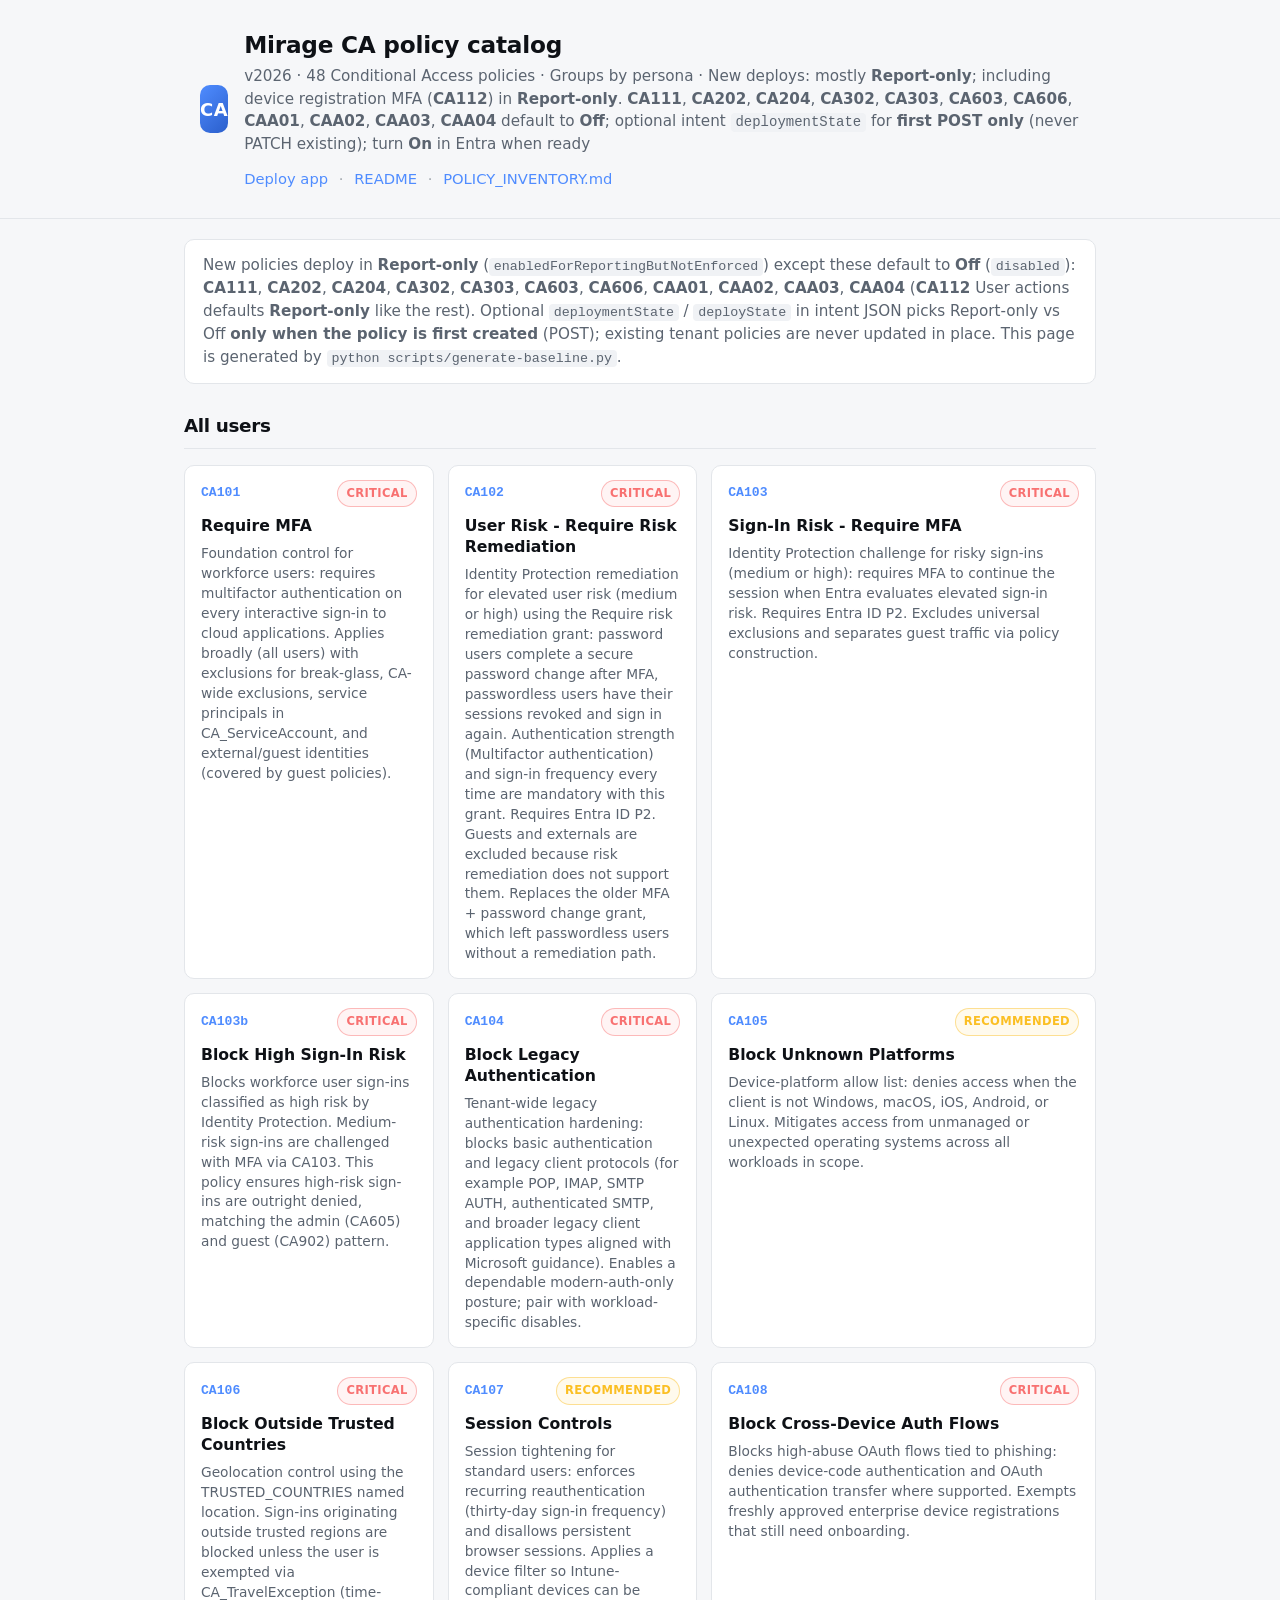
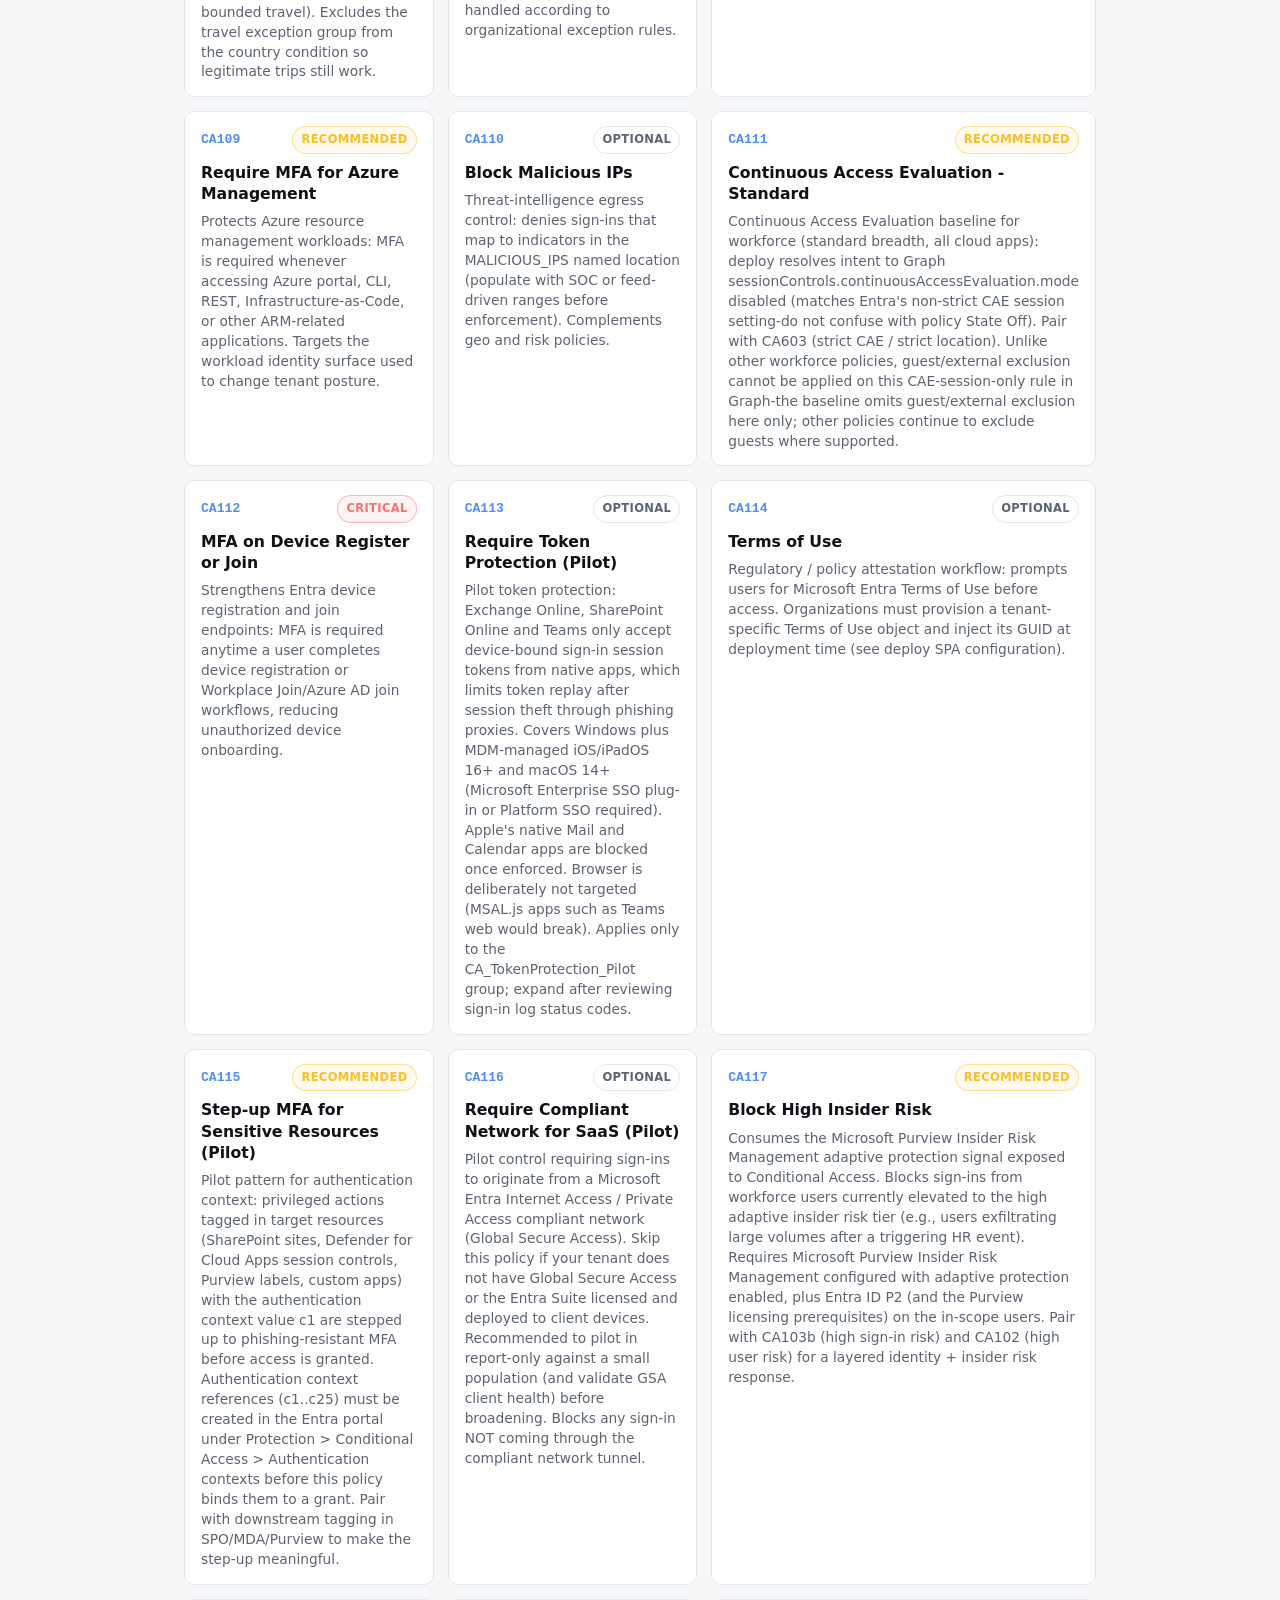
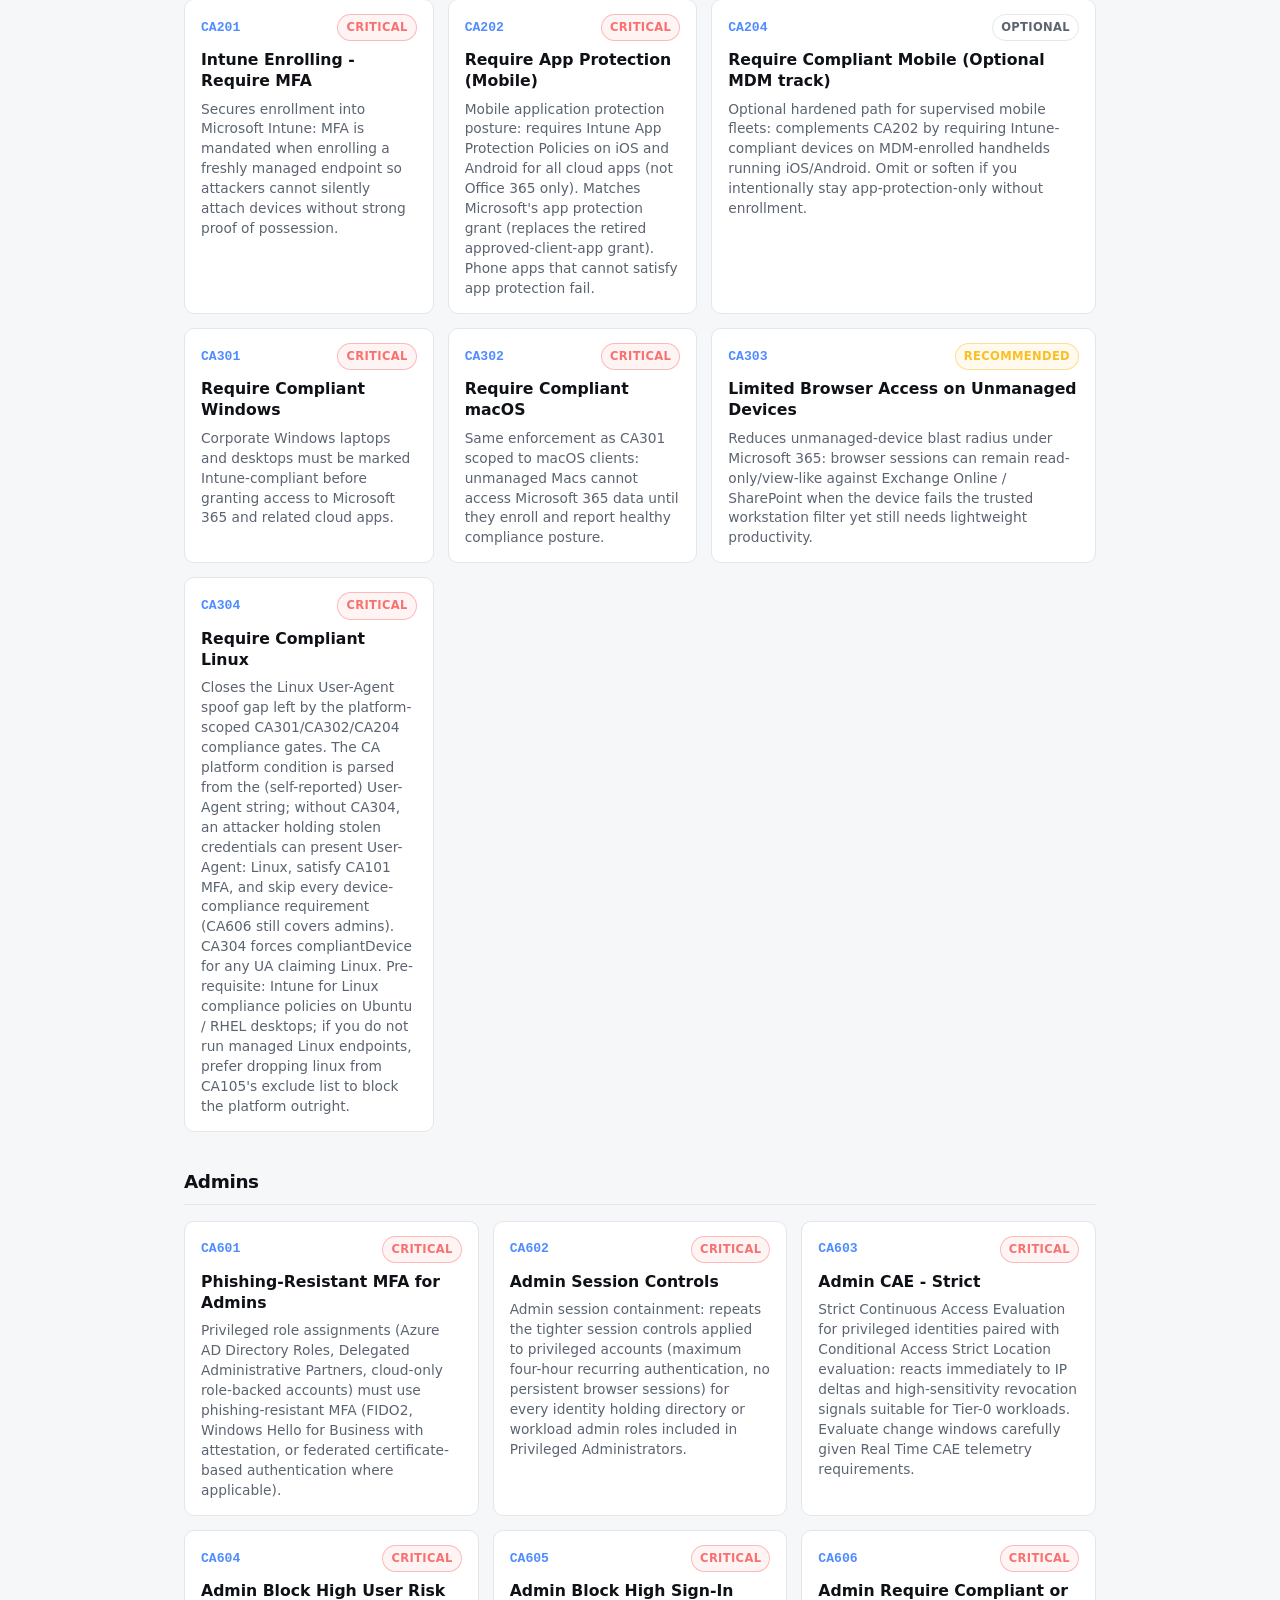
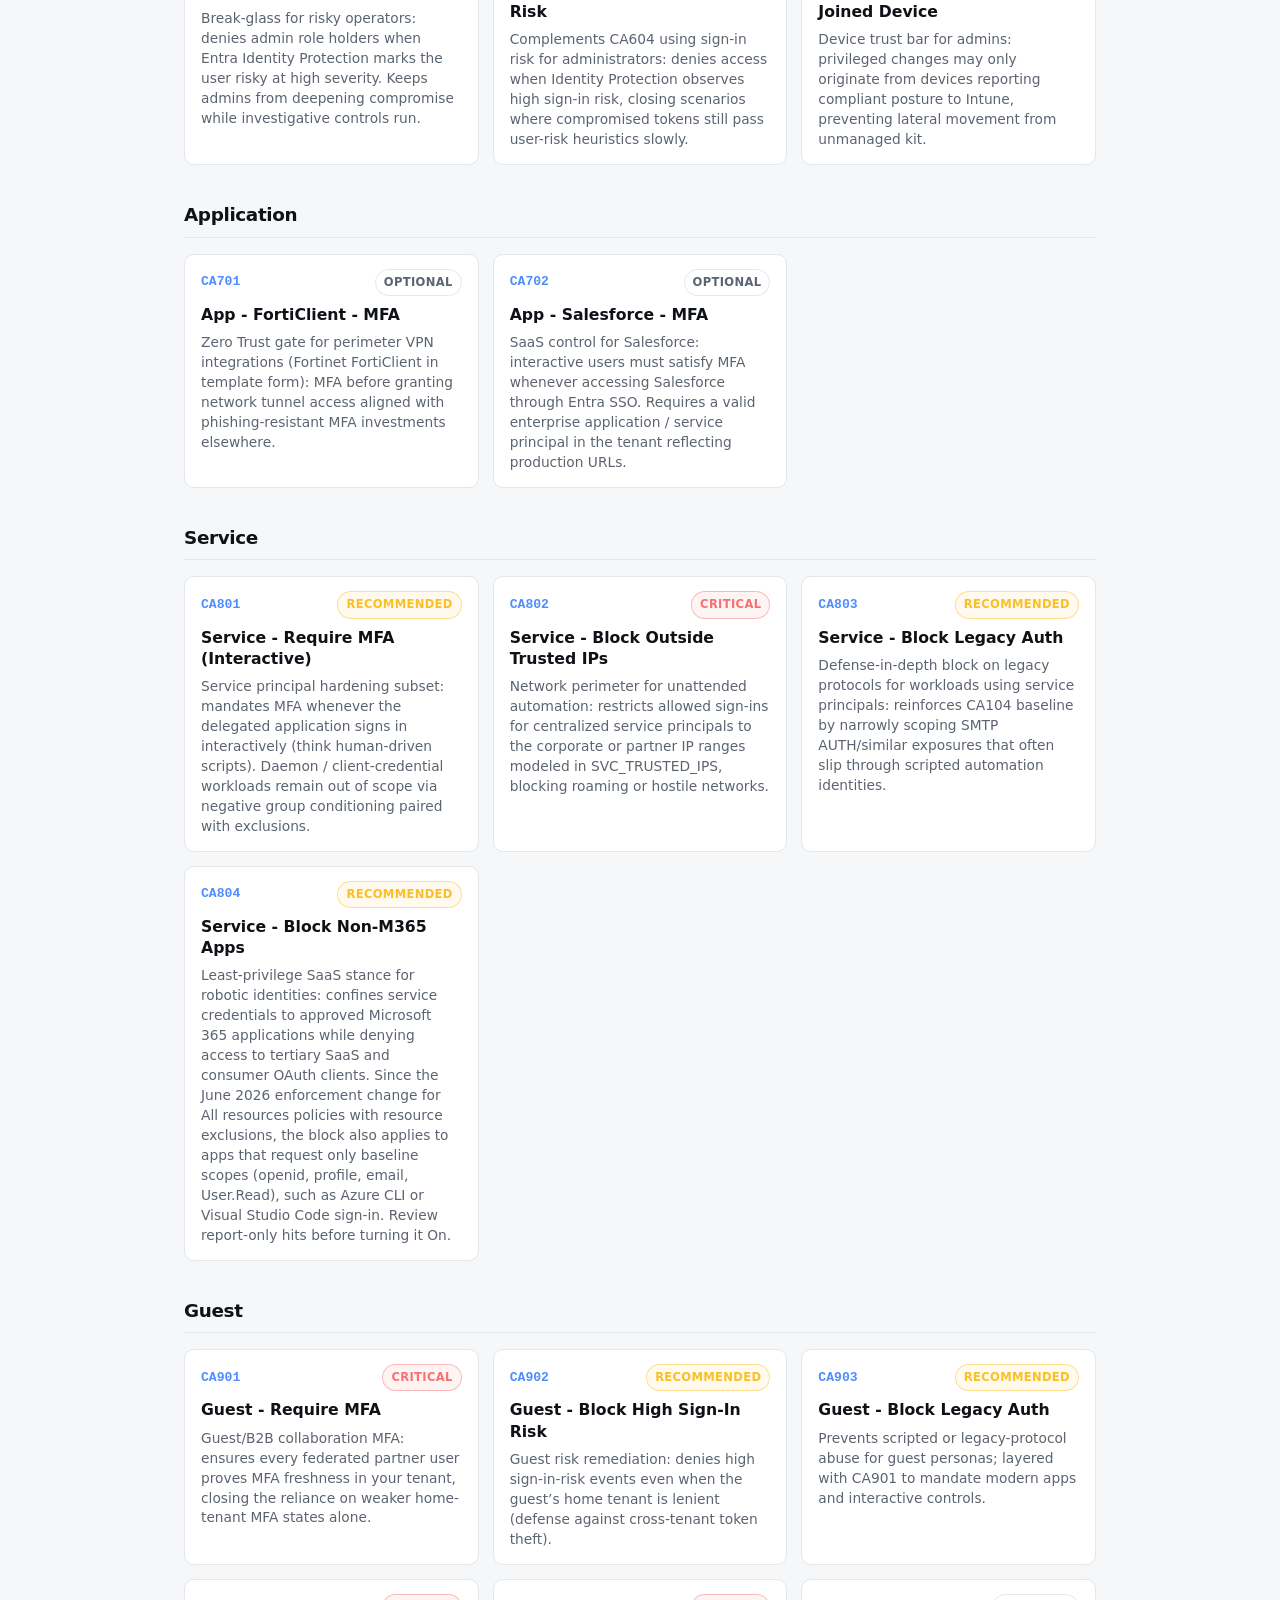
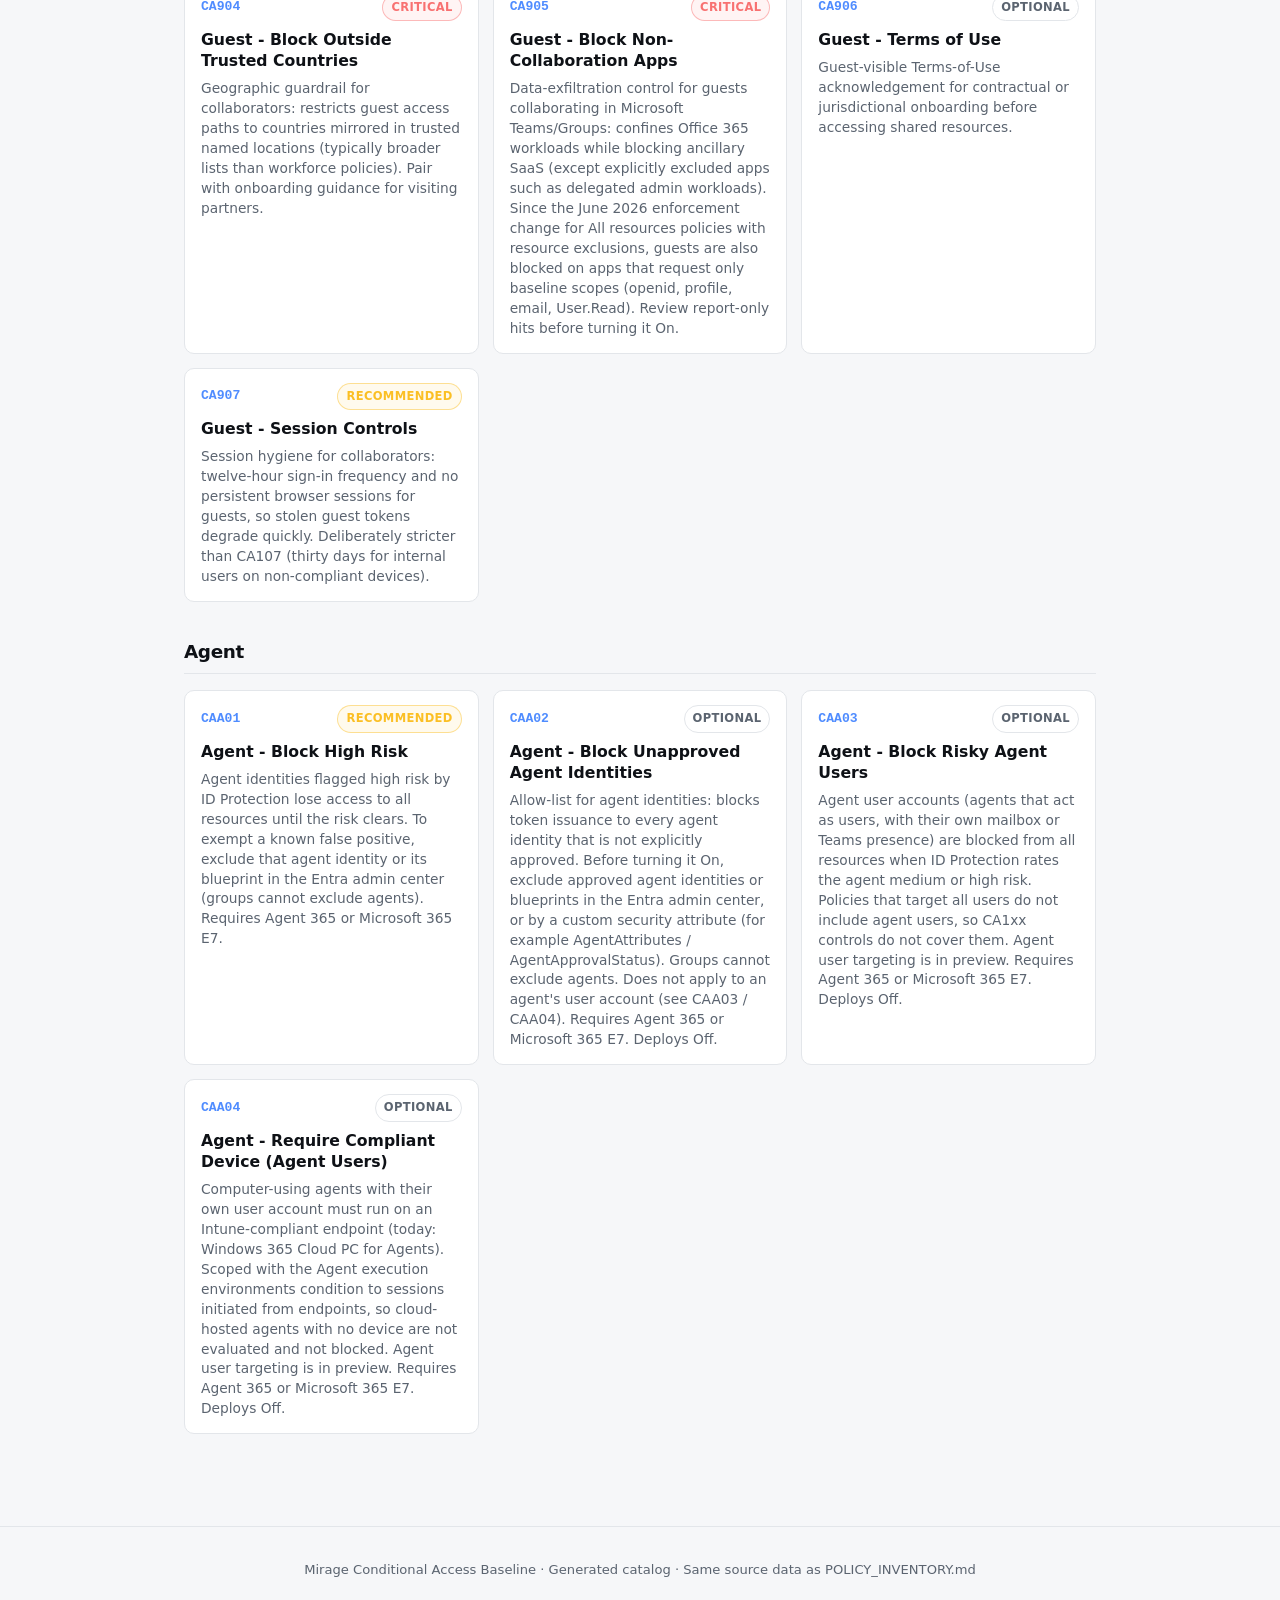
<file: docs/inventory.html>
<!doctype html>
<html lang="en">
<head>
  <meta charset="utf-8" />
  <meta name="viewport" content="width=device-width, initial-scale=1" />
  <!-- Static catalog only: no scripts. CSP only via meta on GitHub Pages (no custom headers). -->
  <meta
    http-equiv="Content-Security-Policy"
    content="default-src 'self'; base-uri 'self'; script-src 'none'; style-src 'self'; img-src 'self' data:; font-src 'self';"
  />
  <meta name="color-scheme" content="dark light" />
  <meta name="description" content="Mirage CA Baseline v2026 - full Conditional Access policy catalog with personas and criticality." />
  <title>Mirage CA policy catalog</title>
  <link rel="stylesheet" href="style.css" />
  <link rel="stylesheet" href="inventory.css" />
  <link rel="icon" href="data:image/svg+xml;utf8,&lt;svg xmlns='http://www.w3.org/2000/svg' viewBox='0 0 16 16'&gt;&lt;text y='14' font-size='14'&gt;CA&lt;/text&gt;&lt;/svg&gt;" />
</head>
<body>
  <a class="skip-link" href="#main-content">Skip to main content</a>
  <header class="masthead masthead--catalog">
    <div class="brand">
      <span class="logo" aria-hidden="true">CA</span>
      <div>
        <h1>Mirage CA policy catalog</h1>
        <p class="subtitle">v2026 · 48 Conditional Access policies · Groups by persona · New deploys: mostly <strong>Report-only</strong>; including device registration MFA (<strong>CA112</strong>) in <strong>Report-only</strong>. <strong>CA111</strong>, <strong>CA202</strong>, <strong>CA204</strong>, <strong>CA302</strong>, <strong>CA303</strong>, <strong>CA603</strong>, <strong>CA606</strong>, <strong>CAA01</strong>, <strong>CAA02</strong>, <strong>CAA03</strong>, <strong>CAA04</strong> default to <strong>Off</strong>; optional intent <code>deploymentState</code> for <strong>first POST only</strong> (never PATCH existing); turn <strong>On</strong> in Entra when ready</p>
        <p class="catalog-nav">
          <a href="index.html">Deploy app</a>
          <span aria-hidden="true">·</span>
          <a href="https://github.com/Teuftis/ConditionalAccessBaseline-Hardened#policy-catalog">README</a>
          <span aria-hidden="true">·</span>
          <a href="https://github.com/Teuftis/ConditionalAccessBaseline-Hardened/blob/main/POLICY_INVENTORY.md">POLICY_INVENTORY.md</a>
        </p>
      </div>
    </div>
  </header>
  <main id="main-content" class="catalog-main">
    <p class="catalog-lede">New policies deploy in <strong>Report-only</strong> (<code>enabledForReportingButNotEnforced</code>) except these default to <strong>Off</strong> (<code>disabled</code>): <strong>CA111</strong>, <strong>CA202</strong>, <strong>CA204</strong>, <strong>CA302</strong>, <strong>CA303</strong>, <strong>CA603</strong>, <strong>CA606</strong>, <strong>CAA01</strong>, <strong>CAA02</strong>, <strong>CAA03</strong>, <strong>CAA04</strong> (<strong>CA112</strong> User actions defaults <strong>Report-only</strong> like the rest). Optional <code>deploymentState</code> / <code>deployState</code> in intent JSON picks Report-only vs Off <strong>only when the policy is first created</strong> (POST); existing tenant policies are never updated in place. This page is generated by <code>python scripts/generate-baseline.py</code>.</p>
    <section class="persona-block"><h2 class="persona-heading">All users</h2><div class="policy-grid">
<article class="policy-card" id="CA101">
  <div class="policy-card__head">
    <span class="policy-id">CA101</span>
    <span class="pill pill--critical">Critical</span>
  </div>
  <h3 class="policy-title">Require MFA</h3>
  <p class="policy-desc">Foundation control for workforce users: requires multifactor authentication on every interactive sign-in to cloud applications. Applies broadly (all users) with exclusions for break-glass, CA-wide exclusions, service principals in CA_ServiceAccount, and external/guest identities (covered by guest policies).</p>
</article>
<article class="policy-card" id="CA102">
  <div class="policy-card__head">
    <span class="policy-id">CA102</span>
    <span class="pill pill--critical">Critical</span>
  </div>
  <h3 class="policy-title">User Risk - Require Risk Remediation</h3>
  <p class="policy-desc">Identity Protection remediation for elevated user risk (medium or high) using the Require risk remediation grant: password users complete a secure password change after MFA, passwordless users have their sessions revoked and sign in again. Authentication strength (Multifactor authentication) and sign-in frequency every time are mandatory with this grant. Requires Entra ID P2. Guests and externals are excluded because risk remediation does not support them. Replaces the older MFA + password change grant, which left passwordless users without a remediation path.</p>
</article>
<article class="policy-card" id="CA103">
  <div class="policy-card__head">
    <span class="policy-id">CA103</span>
    <span class="pill pill--critical">Critical</span>
  </div>
  <h3 class="policy-title">Sign-In Risk - Require MFA</h3>
  <p class="policy-desc">Identity Protection challenge for risky sign-ins (medium or high): requires MFA to continue the session when Entra evaluates elevated sign-in risk. Requires Entra ID P2. Excludes universal exclusions and separates guest traffic via policy construction.</p>
</article>
<article class="policy-card" id="CA103b">
  <div class="policy-card__head">
    <span class="policy-id">CA103b</span>
    <span class="pill pill--critical">Critical</span>
  </div>
  <h3 class="policy-title">Block High Sign-In Risk</h3>
  <p class="policy-desc">Blocks workforce user sign-ins classified as high risk by Identity Protection. Medium-risk sign-ins are challenged with MFA via CA103. This policy ensures high-risk sign-ins are outright denied, matching the admin (CA605) and guest (CA902) pattern.</p>
</article>
<article class="policy-card" id="CA104">
  <div class="policy-card__head">
    <span class="policy-id">CA104</span>
    <span class="pill pill--critical">Critical</span>
  </div>
  <h3 class="policy-title">Block Legacy Authentication</h3>
  <p class="policy-desc">Tenant-wide legacy authentication hardening: blocks basic authentication and legacy client protocols (for example POP, IMAP, SMTP AUTH, authenticated SMTP, and broader legacy client application types aligned with Microsoft guidance). Enables a dependable modern-auth-only posture; pair with workload-specific disables.</p>
</article>
<article class="policy-card" id="CA105">
  <div class="policy-card__head">
    <span class="policy-id">CA105</span>
    <span class="pill pill--recommended">Recommended</span>
  </div>
  <h3 class="policy-title">Block Unknown Platforms</h3>
  <p class="policy-desc">Device-platform allow list: denies access when the client is not Windows, macOS, iOS, Android, or Linux. Mitigates access from unmanaged or unexpected operating systems across all workloads in scope.</p>
</article>
<article class="policy-card" id="CA106">
  <div class="policy-card__head">
    <span class="policy-id">CA106</span>
    <span class="pill pill--critical">Critical</span>
  </div>
  <h3 class="policy-title">Block Outside Trusted Countries</h3>
  <p class="policy-desc">Geolocation control using the TRUSTED_COUNTRIES named location. Sign-ins originating outside trusted regions are blocked unless the user is exempted via CA_TravelException (time-bounded travel). Excludes the travel exception group from the country condition so legitimate trips still work.</p>
</article>
<article class="policy-card" id="CA107">
  <div class="policy-card__head">
    <span class="policy-id">CA107</span>
    <span class="pill pill--recommended">Recommended</span>
  </div>
  <h3 class="policy-title">Session Controls</h3>
  <p class="policy-desc">Session tightening for standard users: enforces recurring reauthentication (thirty-day sign-in frequency) and disallows persistent browser sessions. Applies a device filter so Intune-compliant devices can be handled according to organizational exception rules.</p>
</article>
<article class="policy-card" id="CA108">
  <div class="policy-card__head">
    <span class="policy-id">CA108</span>
    <span class="pill pill--critical">Critical</span>
  </div>
  <h3 class="policy-title">Block Cross-Device Auth Flows</h3>
  <p class="policy-desc">Blocks high-abuse OAuth flows tied to phishing: denies device-code authentication and OAuth authentication transfer where supported. Exempts freshly approved enterprise device registrations that still need onboarding.</p>
</article>
<article class="policy-card" id="CA109">
  <div class="policy-card__head">
    <span class="policy-id">CA109</span>
    <span class="pill pill--recommended">Recommended</span>
  </div>
  <h3 class="policy-title">Require MFA for Azure Management</h3>
  <p class="policy-desc">Protects Azure resource management workloads: MFA is required whenever accessing Azure portal, CLI, REST, Infrastructure-as-Code, or other ARM-related applications. Targets the workload identity surface used to change tenant posture.</p>
</article>
<article class="policy-card" id="CA110">
  <div class="policy-card__head">
    <span class="policy-id">CA110</span>
    <span class="pill pill--optional">Optional</span>
  </div>
  <h3 class="policy-title">Block Malicious IPs</h3>
  <p class="policy-desc">Threat-intelligence egress control: denies sign-ins that map to indicators in the MALICIOUS_IPS named location (populate with SOC or feed-driven ranges before enforcement). Complements geo and risk policies.</p>
</article>
<article class="policy-card" id="CA111">
  <div class="policy-card__head">
    <span class="policy-id">CA111</span>
    <span class="pill pill--recommended">Recommended</span>
  </div>
  <h3 class="policy-title">Continuous Access Evaluation - Standard</h3>
  <p class="policy-desc">Continuous Access Evaluation baseline for workforce (standard breadth, all cloud apps): deploy resolves intent to Graph sessionControls.continuousAccessEvaluation.mode disabled (matches Entra&#x27;s non-strict CAE session setting-do not confuse with policy State Off). Pair with CA603 (strict CAE / strict location). Unlike other workforce policies, guest/external exclusion cannot be applied on this CAE-session-only rule in Graph-the baseline omits guest/external exclusion here only; other policies continue to exclude guests where supported.</p>
</article>
<article class="policy-card" id="CA112">
  <div class="policy-card__head">
    <span class="policy-id">CA112</span>
    <span class="pill pill--critical">Critical</span>
  </div>
  <h3 class="policy-title">MFA on Device Register or Join</h3>
  <p class="policy-desc">Strengthens Entra device registration and join endpoints: MFA is required anytime a user completes device registration or Workplace Join/Azure AD join workflows, reducing unauthorized device onboarding.</p>
</article>
<article class="policy-card" id="CA113">
  <div class="policy-card__head">
    <span class="policy-id">CA113</span>
    <span class="pill pill--optional">Optional</span>
  </div>
  <h3 class="policy-title">Require Token Protection (Pilot)</h3>
  <p class="policy-desc">Pilot token protection: Exchange Online, SharePoint Online and Teams only accept device-bound sign-in session tokens from native apps, which limits token replay after session theft through phishing proxies. Covers Windows plus MDM-managed iOS/iPadOS 16+ and macOS 14+ (Microsoft Enterprise SSO plug-in or Platform SSO required). Apple&#x27;s native Mail and Calendar apps are blocked once enforced. Browser is deliberately not targeted (MSAL.js apps such as Teams web would break). Applies only to the CA_TokenProtection_Pilot group; expand after reviewing sign-in log status codes.</p>
</article>
<article class="policy-card" id="CA114">
  <div class="policy-card__head">
    <span class="policy-id">CA114</span>
    <span class="pill pill--optional">Optional</span>
  </div>
  <h3 class="policy-title">Terms of Use</h3>
  <p class="policy-desc">Regulatory / policy attestation workflow: prompts users for Microsoft Entra Terms of Use before access. Organizations must provision a tenant-specific Terms of Use object and inject its GUID at deployment time (see deploy SPA configuration).</p>
</article>
<article class="policy-card" id="CA115">
  <div class="policy-card__head">
    <span class="policy-id">CA115</span>
    <span class="pill pill--recommended">Recommended</span>
  </div>
  <h3 class="policy-title">Step-up MFA for Sensitive Resources (Pilot)</h3>
  <p class="policy-desc">Pilot pattern for authentication context: privileged actions tagged in target resources (SharePoint sites, Defender for Cloud Apps session controls, Purview labels, custom apps) with the authentication context value c1 are stepped up to phishing-resistant MFA before access is granted. Authentication context references (c1..c25) must be created in the Entra portal under Protection &gt; Conditional Access &gt; Authentication contexts before this policy binds them to a grant. Pair with downstream tagging in SPO/MDA/Purview to make the step-up meaningful.</p>
</article>
<article class="policy-card" id="CA116">
  <div class="policy-card__head">
    <span class="policy-id">CA116</span>
    <span class="pill pill--optional">Optional</span>
  </div>
  <h3 class="policy-title">Require Compliant Network for SaaS (Pilot)</h3>
  <p class="policy-desc">Pilot control requiring sign-ins to originate from a Microsoft Entra Internet Access / Private Access compliant network (Global Secure Access). Skip this policy if your tenant does not have Global Secure Access or the Entra Suite licensed and deployed to client devices. Recommended to pilot in report-only against a small population (and validate GSA client health) before broadening. Blocks any sign-in NOT coming through the compliant network tunnel.</p>
</article>
<article class="policy-card" id="CA117">
  <div class="policy-card__head">
    <span class="policy-id">CA117</span>
    <span class="pill pill--recommended">Recommended</span>
  </div>
  <h3 class="policy-title">Block High Insider Risk</h3>
  <p class="policy-desc">Consumes the Microsoft Purview Insider Risk Management adaptive protection signal exposed to Conditional Access. Blocks sign-ins from workforce users currently elevated to the high adaptive insider risk tier (e.g., users exfiltrating large volumes after a triggering HR event). Requires Microsoft Purview Insider Risk Management configured with adaptive protection enabled, plus Entra ID P2 (and the Purview licensing prerequisites) on the in-scope users. Pair with CA103b (high sign-in risk) and CA102 (high user risk) for a layered identity + insider risk response.</p>
</article>
<article class="policy-card" id="CA201">
  <div class="policy-card__head">
    <span class="policy-id">CA201</span>
    <span class="pill pill--critical">Critical</span>
  </div>
  <h3 class="policy-title">Intune Enrolling - Require MFA</h3>
  <p class="policy-desc">Secures enrollment into Microsoft Intune: MFA is mandated when enrolling a freshly managed endpoint so attackers cannot silently attach devices without strong proof of possession.</p>
</article>
<article class="policy-card" id="CA202">
  <div class="policy-card__head">
    <span class="policy-id">CA202</span>
    <span class="pill pill--critical">Critical</span>
  </div>
  <h3 class="policy-title">Require App Protection (Mobile)</h3>
  <p class="policy-desc">Mobile application protection posture: requires Intune App Protection Policies on iOS and Android for all cloud apps (not Office 365 only). Matches Microsoft&#x27;s app protection grant (replaces the retired approved-client-app grant). Phone apps that cannot satisfy app protection fail.</p>
</article>
<article class="policy-card" id="CA204">
  <div class="policy-card__head">
    <span class="policy-id">CA204</span>
    <span class="pill pill--optional">Optional</span>
  </div>
  <h3 class="policy-title">Require Compliant Mobile (Optional MDM track)</h3>
  <p class="policy-desc">Optional hardened path for supervised mobile fleets: complements CA202 by requiring Intune-compliant devices on MDM-enrolled handhelds running iOS/Android. Omit or soften if you intentionally stay app-protection-only without enrollment.</p>
</article>
<article class="policy-card" id="CA301">
  <div class="policy-card__head">
    <span class="policy-id">CA301</span>
    <span class="pill pill--critical">Critical</span>
  </div>
  <h3 class="policy-title">Require Compliant Windows</h3>
  <p class="policy-desc">Corporate Windows laptops and desktops must be marked Intune-compliant before granting access to Microsoft 365 and related cloud apps.</p>
</article>
<article class="policy-card" id="CA302">
  <div class="policy-card__head">
    <span class="policy-id">CA302</span>
    <span class="pill pill--critical">Critical</span>
  </div>
  <h3 class="policy-title">Require Compliant macOS</h3>
  <p class="policy-desc">Same enforcement as CA301 scoped to macOS clients: unmanaged Macs cannot access Microsoft 365 data until they enroll and report healthy compliance posture.</p>
</article>
<article class="policy-card" id="CA303">
  <div class="policy-card__head">
    <span class="policy-id">CA303</span>
    <span class="pill pill--recommended">Recommended</span>
  </div>
  <h3 class="policy-title">Limited Browser Access on Unmanaged Devices</h3>
  <p class="policy-desc">Reduces unmanaged-device blast radius under Microsoft 365: browser sessions can remain read-only/view-like against Exchange Online / SharePoint when the device fails the trusted workstation filter yet still needs lightweight productivity.</p>
</article>
<article class="policy-card" id="CA304">
  <div class="policy-card__head">
    <span class="policy-id">CA304</span>
    <span class="pill pill--critical">Critical</span>
  </div>
  <h3 class="policy-title">Require Compliant Linux</h3>
  <p class="policy-desc">Closes the Linux User-Agent spoof gap left by the platform-scoped CA301/CA302/CA204 compliance gates. The CA platform condition is parsed from the (self-reported) User-Agent string; without CA304, an attacker holding stolen credentials can present User-Agent: Linux, satisfy CA101 MFA, and skip every device-compliance requirement (CA606 still covers admins). CA304 forces compliantDevice for any UA claiming Linux. Pre-requisite: Intune for Linux compliance policies on Ubuntu / RHEL desktops; if you do not run managed Linux endpoints, prefer dropping linux from CA105&#x27;s exclude list to block the platform outright.</p>
</article>
</div></section>
<section class="persona-block"><h2 class="persona-heading">Admins</h2><div class="policy-grid">
<article class="policy-card" id="CA601">
  <div class="policy-card__head">
    <span class="policy-id">CA601</span>
    <span class="pill pill--critical">Critical</span>
  </div>
  <h3 class="policy-title">Phishing-Resistant MFA for Admins</h3>
  <p class="policy-desc">Privileged role assignments (Azure AD Directory Roles, Delegated Administrative Partners, cloud-only role-backed accounts) must use phishing-resistant MFA (FIDO2, Windows Hello for Business with attestation, or federated certificate-based authentication where applicable).</p>
</article>
<article class="policy-card" id="CA602">
  <div class="policy-card__head">
    <span class="policy-id">CA602</span>
    <span class="pill pill--critical">Critical</span>
  </div>
  <h3 class="policy-title">Admin Session Controls</h3>
  <p class="policy-desc">Admin session containment: repeats the tighter session controls applied to privileged accounts (maximum four-hour recurring authentication, no persistent browser sessions) for every identity holding directory or workload admin roles included in Privileged Administrators.</p>
</article>
<article class="policy-card" id="CA603">
  <div class="policy-card__head">
    <span class="policy-id">CA603</span>
    <span class="pill pill--critical">Critical</span>
  </div>
  <h3 class="policy-title">Admin CAE - Strict</h3>
  <p class="policy-desc">Strict Continuous Access Evaluation for privileged identities paired with Conditional Access Strict Location evaluation: reacts immediately to IP deltas and high-sensitivity revocation signals suitable for Tier-0 workloads. Evaluate change windows carefully given Real Time CAE telemetry requirements.</p>
</article>
<article class="policy-card" id="CA604">
  <div class="policy-card__head">
    <span class="policy-id">CA604</span>
    <span class="pill pill--critical">Critical</span>
  </div>
  <h3 class="policy-title">Admin Block High User Risk</h3>
  <p class="policy-desc">Break-glass for risky operators: denies admin role holders when Entra Identity Protection marks the user risky at high severity. Keeps admins from deepening compromise while investigative controls run.</p>
</article>
<article class="policy-card" id="CA605">
  <div class="policy-card__head">
    <span class="policy-id">CA605</span>
    <span class="pill pill--critical">Critical</span>
  </div>
  <h3 class="policy-title">Admin Block High Sign-In Risk</h3>
  <p class="policy-desc">Complements CA604 using sign-in risk for administrators: denies access when Identity Protection observes high sign-in risk, closing scenarios where compromised tokens still pass user-risk heuristics slowly.</p>
</article>
<article class="policy-card" id="CA606">
  <div class="policy-card__head">
    <span class="policy-id">CA606</span>
    <span class="pill pill--critical">Critical</span>
  </div>
  <h3 class="policy-title">Admin Require Compliant or Joined Device</h3>
  <p class="policy-desc">Device trust bar for admins: privileged changes may only originate from devices reporting compliant posture to Intune, preventing lateral movement from unmanaged kit.</p>
</article>
</div></section>
<section class="persona-block"><h2 class="persona-heading">Application</h2><div class="policy-grid">
<article class="policy-card" id="CA701">
  <div class="policy-card__head">
    <span class="policy-id">CA701</span>
    <span class="pill pill--optional">Optional</span>
  </div>
  <h3 class="policy-title">App - FortiClient - MFA</h3>
  <p class="policy-desc">Zero Trust gate for perimeter VPN integrations (Fortinet FortiClient in template form): MFA before granting network tunnel access aligned with phishing-resistant MFA investments elsewhere.</p>
</article>
<article class="policy-card" id="CA702">
  <div class="policy-card__head">
    <span class="policy-id">CA702</span>
    <span class="pill pill--optional">Optional</span>
  </div>
  <h3 class="policy-title">App - Salesforce - MFA</h3>
  <p class="policy-desc">SaaS control for Salesforce: interactive users must satisfy MFA whenever accessing Salesforce through Entra  SSO. Requires a valid enterprise application / service principal in the tenant reflecting production URLs.</p>
</article>
</div></section>
<section class="persona-block"><h2 class="persona-heading">Service</h2><div class="policy-grid">
<article class="policy-card" id="CA801">
  <div class="policy-card__head">
    <span class="policy-id">CA801</span>
    <span class="pill pill--recommended">Recommended</span>
  </div>
  <h3 class="policy-title">Service - Require MFA (Interactive)</h3>
  <p class="policy-desc">Service principal hardening subset: mandates MFA whenever the delegated application signs in interactively (think human-driven scripts). Daemon / client-credential workloads remain out of scope via negative group conditioning paired with exclusions.</p>
</article>
<article class="policy-card" id="CA802">
  <div class="policy-card__head">
    <span class="policy-id">CA802</span>
    <span class="pill pill--critical">Critical</span>
  </div>
  <h3 class="policy-title">Service - Block Outside Trusted IPs</h3>
  <p class="policy-desc">Network perimeter for unattended automation: restricts allowed sign-ins for centralized service principals to the corporate or partner IP ranges modeled in SVC_TRUSTED_IPS, blocking roaming or hostile networks.</p>
</article>
<article class="policy-card" id="CA803">
  <div class="policy-card__head">
    <span class="policy-id">CA803</span>
    <span class="pill pill--recommended">Recommended</span>
  </div>
  <h3 class="policy-title">Service - Block Legacy Auth</h3>
  <p class="policy-desc">Defense-in-depth block on legacy protocols for workloads using service principals: reinforces CA104 baseline by narrowly scoping SMTP AUTH/similar exposures that often slip through scripted automation identities.</p>
</article>
<article class="policy-card" id="CA804">
  <div class="policy-card__head">
    <span class="policy-id">CA804</span>
    <span class="pill pill--recommended">Recommended</span>
  </div>
  <h3 class="policy-title">Service - Block Non-M365 Apps</h3>
  <p class="policy-desc">Least-privilege SaaS stance for robotic identities: confines service credentials to approved Microsoft 365 applications while denying access to tertiary SaaS and consumer OAuth clients. Since the June 2026 enforcement change for All resources policies with resource exclusions, the block also applies to apps that request only baseline scopes (openid, profile, email, User.Read), such as Azure CLI or Visual Studio Code sign-in. Review report-only hits before turning it On.</p>
</article>
</div></section>
<section class="persona-block"><h2 class="persona-heading">Guest</h2><div class="policy-grid">
<article class="policy-card" id="CA901">
  <div class="policy-card__head">
    <span class="policy-id">CA901</span>
    <span class="pill pill--critical">Critical</span>
  </div>
  <h3 class="policy-title">Guest - Require MFA</h3>
  <p class="policy-desc">Guest/B2B collaboration MFA: ensures every federated partner user proves MFA freshness in your tenant, closing the reliance on weaker home-tenant MFA states alone.</p>
</article>
<article class="policy-card" id="CA902">
  <div class="policy-card__head">
    <span class="policy-id">CA902</span>
    <span class="pill pill--recommended">Recommended</span>
  </div>
  <h3 class="policy-title">Guest - Block High Sign-In Risk</h3>
  <p class="policy-desc">Guest risk remediation: denies high sign-in-risk events even when the guest’s home tenant is lenient (defense against cross-tenant token theft).</p>
</article>
<article class="policy-card" id="CA903">
  <div class="policy-card__head">
    <span class="policy-id">CA903</span>
    <span class="pill pill--recommended">Recommended</span>
  </div>
  <h3 class="policy-title">Guest - Block Legacy Auth</h3>
  <p class="policy-desc">Prevents scripted or legacy-protocol abuse for guest personas; layered with CA901 to mandate modern apps and interactive controls.</p>
</article>
<article class="policy-card" id="CA904">
  <div class="policy-card__head">
    <span class="policy-id">CA904</span>
    <span class="pill pill--critical">Critical</span>
  </div>
  <h3 class="policy-title">Guest - Block Outside Trusted Countries</h3>
  <p class="policy-desc">Geographic guardrail for collaborators: restricts guest access paths to countries mirrored in trusted named locations (typically broader lists than workforce policies). Pair with onboarding guidance for visiting partners.</p>
</article>
<article class="policy-card" id="CA905">
  <div class="policy-card__head">
    <span class="policy-id">CA905</span>
    <span class="pill pill--critical">Critical</span>
  </div>
  <h3 class="policy-title">Guest - Block Non-Collaboration Apps</h3>
  <p class="policy-desc">Data-exfiltration control for guests collaborating in Microsoft Teams/Groups: confines Office 365 workloads while blocking ancillary SaaS (except explicitly excluded apps such as delegated admin workloads). Since the June 2026 enforcement change for All resources policies with resource exclusions, guests are also blocked on apps that request only baseline scopes (openid, profile, email, User.Read). Review report-only hits before turning it On.</p>
</article>
<article class="policy-card" id="CA906">
  <div class="policy-card__head">
    <span class="policy-id">CA906</span>
    <span class="pill pill--optional">Optional</span>
  </div>
  <h3 class="policy-title">Guest - Terms of Use</h3>
  <p class="policy-desc">Guest-visible Terms-of-Use acknowledgement for contractual or jurisdictional onboarding before accessing shared resources.</p>
</article>
<article class="policy-card" id="CA907">
  <div class="policy-card__head">
    <span class="policy-id">CA907</span>
    <span class="pill pill--recommended">Recommended</span>
  </div>
  <h3 class="policy-title">Guest - Session Controls</h3>
  <p class="policy-desc">Session hygiene for collaborators: twelve-hour sign-in frequency and no persistent browser sessions for guests, so stolen guest tokens degrade quickly. Deliberately stricter than CA107 (thirty days for internal users on non-compliant devices).</p>
</article>
</div></section>
<section class="persona-block"><h2 class="persona-heading">Agent</h2><div class="policy-grid">
<article class="policy-card" id="CAA01">
  <div class="policy-card__head">
    <span class="policy-id">CAA01</span>
    <span class="pill pill--recommended">Recommended</span>
  </div>
  <h3 class="policy-title">Agent - Block High Risk</h3>
  <p class="policy-desc">Agent identities flagged high risk by ID Protection lose access to all resources until the risk clears. To exempt a known false positive, exclude that agent identity or its blueprint in the Entra admin center (groups cannot exclude agents). Requires Agent 365 or Microsoft 365 E7.</p>
</article>
<article class="policy-card" id="CAA02">
  <div class="policy-card__head">
    <span class="policy-id">CAA02</span>
    <span class="pill pill--optional">Optional</span>
  </div>
  <h3 class="policy-title">Agent - Block Unapproved Agent Identities</h3>
  <p class="policy-desc">Allow-list for agent identities: blocks token issuance to every agent identity that is not explicitly approved. Before turning it On, exclude approved agent identities or blueprints in the Entra admin center, or by a custom security attribute (for example AgentAttributes / AgentApprovalStatus). Groups cannot exclude agents. Does not apply to an agent&#x27;s user account (see CAA03 / CAA04). Requires Agent 365 or Microsoft 365 E7. Deploys Off.</p>
</article>
<article class="policy-card" id="CAA03">
  <div class="policy-card__head">
    <span class="policy-id">CAA03</span>
    <span class="pill pill--optional">Optional</span>
  </div>
  <h3 class="policy-title">Agent - Block Risky Agent Users</h3>
  <p class="policy-desc">Agent user accounts (agents that act as users, with their own mailbox or Teams presence) are blocked from all resources when ID Protection rates the agent medium or high risk. Policies that target all users do not include agent users, so CA1xx controls do not cover them. Agent user targeting is in preview. Requires Agent 365 or Microsoft 365 E7. Deploys Off.</p>
</article>
<article class="policy-card" id="CAA04">
  <div class="policy-card__head">
    <span class="policy-id">CAA04</span>
    <span class="pill pill--optional">Optional</span>
  </div>
  <h3 class="policy-title">Agent - Require Compliant Device (Agent Users)</h3>
  <p class="policy-desc">Computer-using agents with their own user account must run on an Intune-compliant endpoint (today: Windows 365 Cloud PC for Agents). Scoped with the Agent execution environments condition to sessions initiated from endpoints, so cloud-hosted agents with no device are not evaluated and not blocked. Agent user targeting is in preview. Requires Agent 365 or Microsoft 365 E7. Deploys Off.</p>
</article>
</div></section>
  </main>
  <footer class="catalog-footer">
    <p>Mirage Conditional Access Baseline · Generated catalog · Same source data as POLICY_INVENTORY.md</p>
  </footer>
</body>
</html>
</file>
<file: docs/style.css>
:root {
  color-scheme: dark light;
  --bg: #0b0d10;
  --panel: #14181d;
  --panel-border: #232a32;
  --text: #e7ecf1;
  --muted: #97a2ad;
  --accent: #4f8cff;
  --accent-hover: #6ea2ff;
  --ok: #4ade80;
  --warn: #fbbf24;
  --error: #f87171;
  --code-bg: #0f141a;
  --radius: 10px;
  --font: ui-sans-serif, system-ui, -apple-system, "Segoe UI", Roboto, sans-serif;
  --mono: ui-monospace, SFMono-Regular, Menlo, Consolas, monospace;
}

@media (prefers-color-scheme: light) {
  :root {
    --bg: #f6f7f9;
    --panel: #ffffff;
    --panel-border: #e3e6ea;
    --text: #0e1116;
    --muted: #5b6470;
    --code-bg: #f0f2f5;
  }
}

* { box-sizing: border-box; }

html, body {
  margin: 0;
  padding: 0;
  background: var(--bg);
  color: var(--text);
  font-family: var(--font);
  line-height: 1.5;
}

a { color: var(--accent); text-decoration: none; }
a:hover { color: var(--accent-hover); text-decoration: underline; }

.skip-link {
  position: absolute;
  left: -9999px;
  z-index: 100;
  padding: 12px 16px;
  background: var(--panel);
  border: 1px solid var(--accent);
  border-radius: var(--radius);
  color: var(--text);
  font-weight: 600;
  font-size: 0.95rem;
}

.skip-link:focus,
.skip-link:focus-visible {
  left: 16px;
  top: 16px;
  outline: none;
}

a:focus-visible,
button:focus-visible,
input:focus-visible {
  outline: 2px solid var(--accent);
  outline-offset: 2px;
}

button:focus:not(:focus-visible) {
  outline: none;
}

code {
  font-family: var(--mono);
  font-size: 0.92em;
  background: var(--code-bg);
  padding: 0.1em 0.35em;
  border-radius: 4px;
}

main {
  max-width: 880px;
  margin: 0 auto;
  padding: 0 24px 64px;
}

main > section.panel {
  margin-bottom: 28px;
}

main > section.panel[id^="step-"],
main > section.panel#policy-catalog {
  scroll-margin-top: 72px;
}

.policy-table-wrap {
  margin-top: 12px;
  border: 1px solid var(--panel-border);
  border-radius: 8px;
  overflow-x: auto;
  -webkit-overflow-scrolling: touch;
}

.policy-table {
  width: 100%;
  border-collapse: collapse;
  font-size: 0.92rem;
}

.policy-table thead th {
  text-align: left;
  background: var(--code-bg);
  color: var(--muted);
  font-weight: 600;
  font-size: 0.78rem;
  letter-spacing: 0.04em;
  text-transform: uppercase;
  padding: 8px 12px;
  border-bottom: 1px solid var(--panel-border);
  position: sticky;
  top: 0;
}

.policy-table tbody th,
.policy-table tbody td {
  padding: 7px 12px;
  border-bottom: 1px solid var(--panel-border);
  vertical-align: top;
  text-align: left;
}

.policy-table tbody tr:last-child th,
.policy-table tbody tr:last-child td {
  border-bottom: none;
}

.policy-table tbody tr:nth-child(odd) {
  background: rgba(127, 127, 127, 0.04);
}

.policy-table tbody th {
  font-weight: 600;
  font-family: var(--mono);
  font-size: 0.85rem;
  white-space: nowrap;
}

.policy-pill {
  display: inline-block;
  padding: 1px 8px;
  border-radius: 999px;
  font-size: 0.78rem;
  font-weight: 600;
  border: 1px solid var(--panel-border);
  color: var(--muted);
  white-space: nowrap;
}

.policy-pill--critical {
  border-color: rgba(248, 113, 113, 0.5);
  color: var(--error);
  background: rgba(248, 113, 113, 0.08);
}

.policy-pill--recommended {
  border-color: rgba(79, 140, 255, 0.5);
  color: var(--accent);
  background: rgba(79, 140, 255, 0.08);
}

.policy-pill--optional {
  border-color: rgba(151, 162, 173, 0.5);
  color: var(--muted);
  background: rgba(151, 162, 173, 0.08);
}

.step-rail {
  display: flex;
  gap: 6px;
  margin: 0 0 22px;
  padding: 6px;
  background: var(--panel);
  border: 1px solid var(--panel-border);
  border-radius: var(--radius);
  overflow-x: auto;
  -webkit-overflow-scrolling: touch;
}

.step-rail a {
  flex: 1 1 0;
  display: inline-flex;
  align-items: center;
  justify-content: center;
  gap: 8px;
  min-height: 36px;
  padding: 6px 12px;
  border-radius: 8px;
  color: var(--muted);
  text-decoration: none;
  white-space: nowrap;
  transition: background 0.15s, color 0.15s;
}

.step-rail a:hover,
.step-rail a:focus-visible {
  color: var(--text);
  background: rgba(79, 140, 255, 0.1);
  text-decoration: none;
}

.step-rail .num {
  display: inline-flex;
  align-items: center;
  justify-content: center;
  width: 22px;
  height: 22px;
  border-radius: 50%;
  background: rgba(79, 140, 255, 0.18);
  color: var(--accent);
  font-weight: 700;
  font-size: 0.78rem;
}

.step-rail .lbl {
  font-size: 0.92rem;
  font-weight: 500;
}

@media (max-width: 720px) {
  .step-rail {
    position: sticky;
    top: 0;
    z-index: 10;
    background: var(--panel);
    box-shadow: 0 6px 12px -8px rgba(0, 0, 0, 0.45);
  }
}

@media (prefers-reduced-motion: reduce) {
  .step-rail a {
    transition: none;
  }
}

.section-intro {
  margin: 0 0 12px;
  color: var(--muted);
  font-size: 0.95rem;
}

.panel.after-deploy {
  border-color: rgba(79, 140, 255, 0.35);
}

.bullets.compact li {
  margin: 6px 0;
}

.masthead {
  border-bottom: 1px solid var(--panel-border);
  padding: 28px 24px;
  margin-bottom: 28px;
}

.brand {
  display: flex;
  gap: 16px;
  align-items: center;
  max-width: 880px;
  margin: 0 auto;
}

.logo {
  display: inline-flex;
  align-items: center;
  justify-content: center;
  width: 48px;
  height: 48px;
  border-radius: var(--radius);
  background: linear-gradient(135deg, var(--accent), #2b5fcc);
  color: white;
  font-weight: 700;
  font-size: 18px;
  letter-spacing: 0.5px;
}

h1 {
  margin: 0;
  font-size: 1.45rem;
  letter-spacing: -0.01em;
}

.subtitle {
  margin: 2px 0 0;
  color: var(--muted);
  font-size: 0.95rem;
}

.masthead .catalog-nav {
  margin: 12px 0 0;
  font-size: 0.92rem;
  color: var(--muted);
}

.masthead .catalog-nav span[aria-hidden="true"] {
  margin: 0 6px;
  opacity: 0.55;
}

h2 {
  margin: 0 0 14px;
  font-size: 1.05rem;
  letter-spacing: -0.005em;
}

.panel {
  background: var(--panel);
  border: 1px solid var(--panel-border);
  border-radius: var(--radius);
  padding: 18px 20px;
  margin-bottom: 18px;
}

.panel.small p, .panel.small li { font-size: 0.92rem; }

.bullets {
  margin: 8px 0 0;
  padding-left: 20px;
}

.bullets li { margin: 4px 0; }

.actions {
  display: flex;
  flex-wrap: wrap;
  gap: 10px;
  align-items: center;
  margin-top: 8px;
}

button {
  appearance: none;
  border: 1px solid var(--panel-border);
  background: var(--panel);
  color: var(--text);
  border-radius: var(--radius);
  min-height: 44px;
  padding: 10px 18px;
  font-size: 0.95rem;
  font-family: var(--font);
  cursor: pointer;
  transition: background 0.15s, border-color 0.15s, transform 0.05s;
}

button:hover:not(:disabled) {
  border-color: var(--accent);
}

button:active:not(:disabled) {
  transform: translateY(1px);
}

button:disabled {
  opacity: 0.45;
  cursor: not-allowed;
}

button.primary {
  background: var(--accent);
  border-color: var(--accent);
  color: white;
  font-weight: 600;
}

button.primary:hover:not(:disabled) {
  background: var(--accent-hover);
  border-color: var(--accent-hover);
}

.dry-run {
  display: inline-flex;
  align-items: center;
  gap: 6px;
  color: var(--muted);
  font-size: 0.92rem;
  user-select: none;
}

.meta { color: var(--muted); font-size: 0.88rem; margin-top: 10px; }

.status {
  margin: 12px 0 4px;
  padding: 8px 12px;
  border-radius: 6px;
  font-size: 0.92rem;
  background: rgba(255,255,255,0.03);
  border: 1px solid var(--panel-border);
}

.status[data-kind="ok"]    { color: var(--ok);    border-color: rgba(74,222,128,0.35); }
.status[data-kind="warn"]  { color: var(--warn);  border-color: rgba(251,191,36,0.35); }
.status[data-kind="error"] { color: var(--error); border-color: rgba(248,113,113,0.45); }

.summary {
  font-family: var(--mono);
  font-size: 0.88rem;
  color: var(--muted);
  margin: 6px 0 0;
}

.log {
  background: var(--code-bg);
  border: 1px solid var(--panel-border);
  border-radius: 8px;
  padding: 12px;
  min-height: 280px;
  height: 320px;
  resize: vertical;
  overflow: auto;
  font-family: var(--mono);
  font-size: 0.85rem;
  line-height: 1.5;
  white-space: pre-wrap;
}

.log-line { padding: 1px 0; }
.log-info  { color: var(--muted); }
.log-ok    { color: var(--ok); }
.log-warn  { color: var(--warn); }
.log-error { color: var(--error); }

footer {
  border-top: 1px solid var(--panel-border);
  padding: 18px 24px 32px;
  color: var(--muted);
  font-size: 0.85rem;
  text-align: center;
}

footer a:focus-visible {
  outline-offset: 4px;
}

@media (prefers-reduced-motion: reduce) {
  button {
    transition: none;
  }

  button:active:not(:disabled) {
    transform: none;
  }
}
</file>
<file: docs/inventory.css>
/* Mirage CA policy catalog - pairs with style.css */

.masthead--catalog {
  margin-bottom: 20px;
}

.catalog-nav {
  margin: 12px 0 0;
  font-size: 0.92rem;
  color: var(--muted);
}

.catalog-nav span[aria-hidden="true"] {
  margin: 0 6px;
  opacity: 0.55;
}

.catalog-main {
  max-width: 960px;
  margin: 0 auto;
  padding: 0 24px 56px;
}

.catalog-lede {
  margin: 0 0 28px;
  padding: 14px 18px;
  background: var(--panel);
  border: 1px solid var(--panel-border);
  border-radius: var(--radius);
  font-size: 0.95rem;
  color: var(--muted);
}

.catalog-lede code {
  font-size: 0.88em;
}

.persona-block {
  margin-bottom: 36px;
}

.persona-heading {
  margin: 0 0 16px;
  font-size: 1.15rem;
  letter-spacing: -0.02em;
  padding-bottom: 8px;
  border-bottom: 1px solid var(--panel-border);
}

.policy-grid {
  display: grid;
  gap: 14px;
  grid-template-columns: 1fr;
}

@media (min-width: 640px) {
  .policy-grid {
    grid-template-columns: repeat(2, 1fr);
  }
}

@media (min-width: 1024px) {
  .policy-grid {
    grid-template-columns: repeat(3, 1fr);
  }
}

.policy-card {
  background: var(--panel);
  border: 1px solid var(--panel-border);
  border-radius: var(--radius);
  padding: 14px 16px;
  display: flex;
  flex-direction: column;
  gap: 8px;
  min-height: 100%;
  transition: border-color 0.15s ease;
}

.policy-card:hover {
  border-color: rgba(79, 140, 255, 0.45);
}

.policy-card__head {
  display: flex;
  flex-wrap: wrap;
  align-items: center;
  justify-content: space-between;
  gap: 8px;
}

.policy-id {
  font-family: var(--mono);
  font-size: 0.82rem;
  font-weight: 600;
  color: var(--accent);
}

.policy-title {
  margin: 0;
  font-size: 0.98rem;
  font-weight: 600;
  line-height: 1.35;
}

.policy-desc {
  margin: 0;
  font-size: 0.86rem;
  color: var(--muted);
  line-height: 1.45;
}

.pill {
  display: inline-block;
  font-size: 0.72rem;
  font-weight: 600;
  letter-spacing: 0.03em;
  text-transform: uppercase;
  padding: 4px 8px;
  border-radius: 999px;
  border: 1px solid var(--panel-border);
}

.pill--critical {
  color: var(--error);
  border-color: rgba(248, 113, 113, 0.45);
  background: rgba(248, 113, 113, 0.08);
}

.pill--recommended {
  color: var(--warn);
  border-color: rgba(251, 191, 36, 0.45);
  background: rgba(251, 191, 36, 0.08);
}

.pill--optional {
  color: var(--muted);
  border-color: var(--panel-border);
  background: rgba(255, 255, 255, 0.03);
}

.pill--neutral {
  color: var(--muted);
}

.catalog-footer {
  border-top: 1px solid var(--panel-border);
  padding: 20px 24px 40px;
  text-align: center;
  font-size: 0.82rem;
  color: var(--muted);
}
</file>
